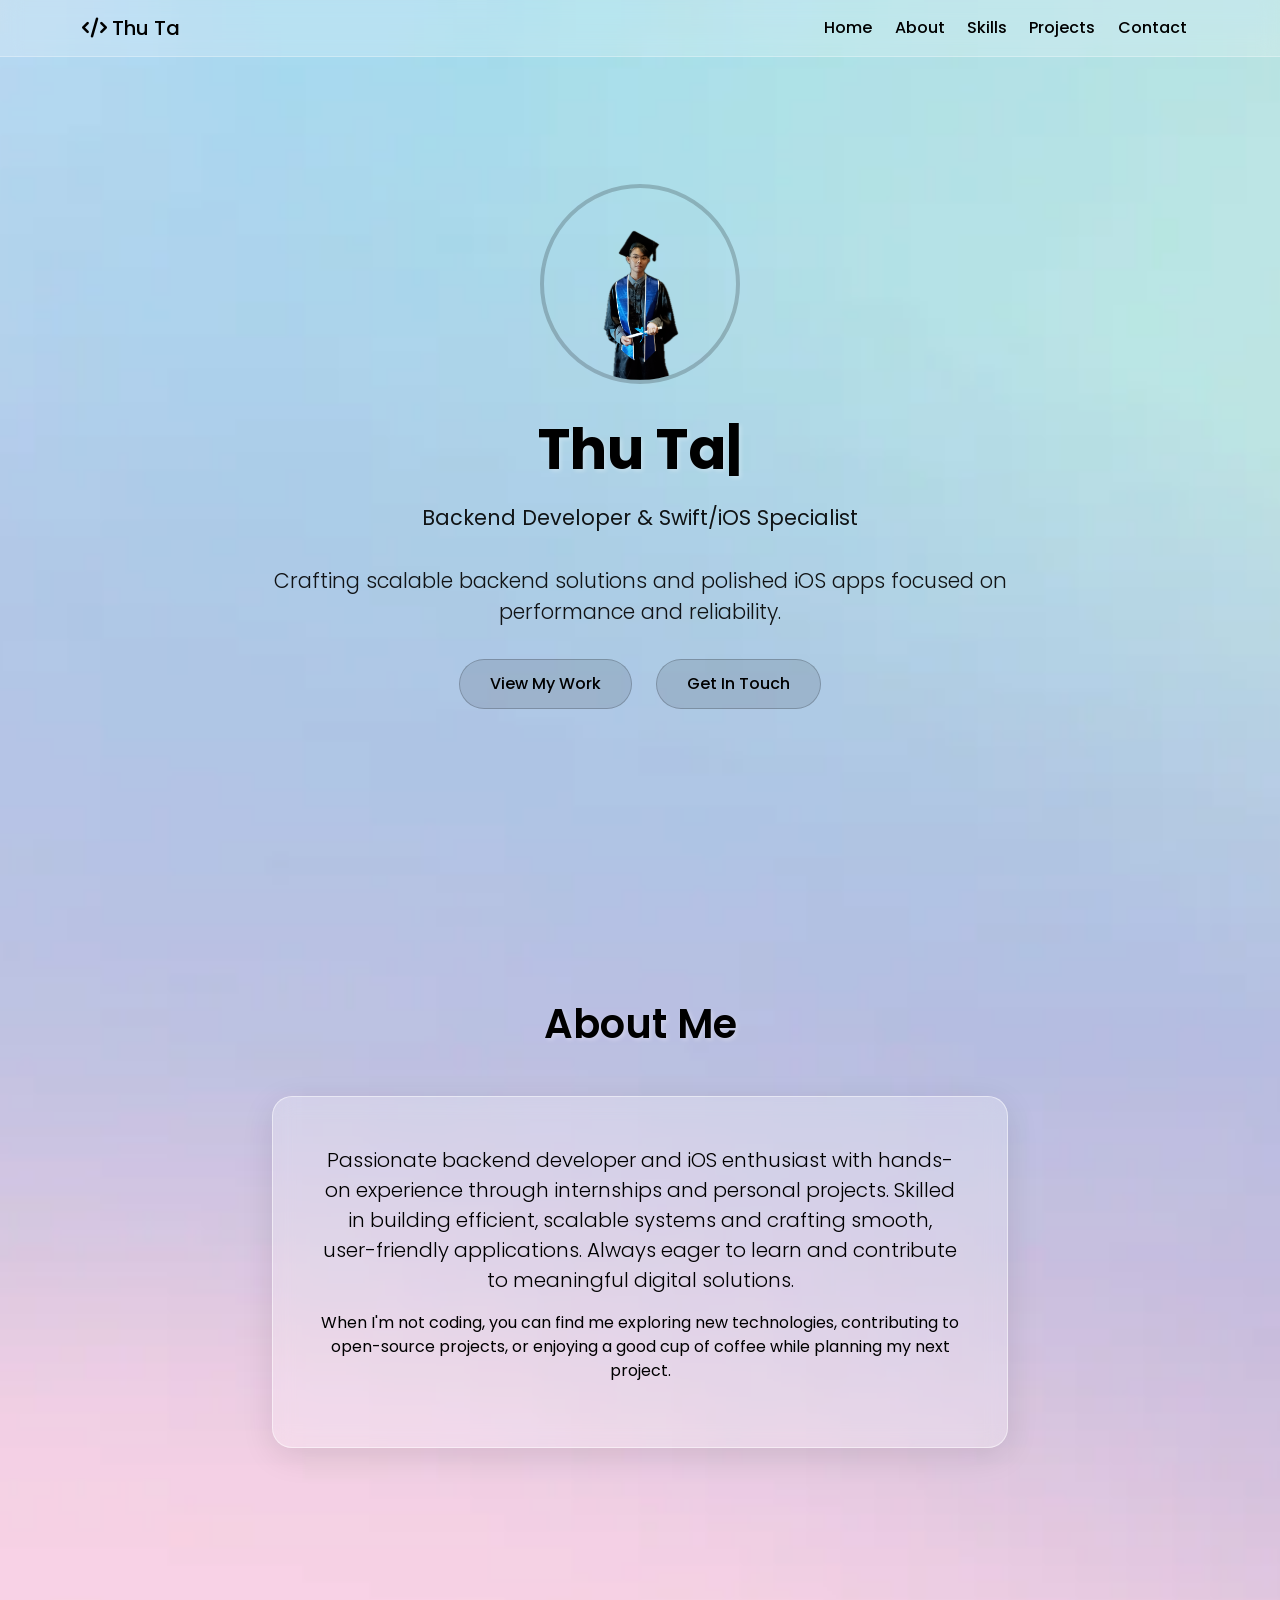
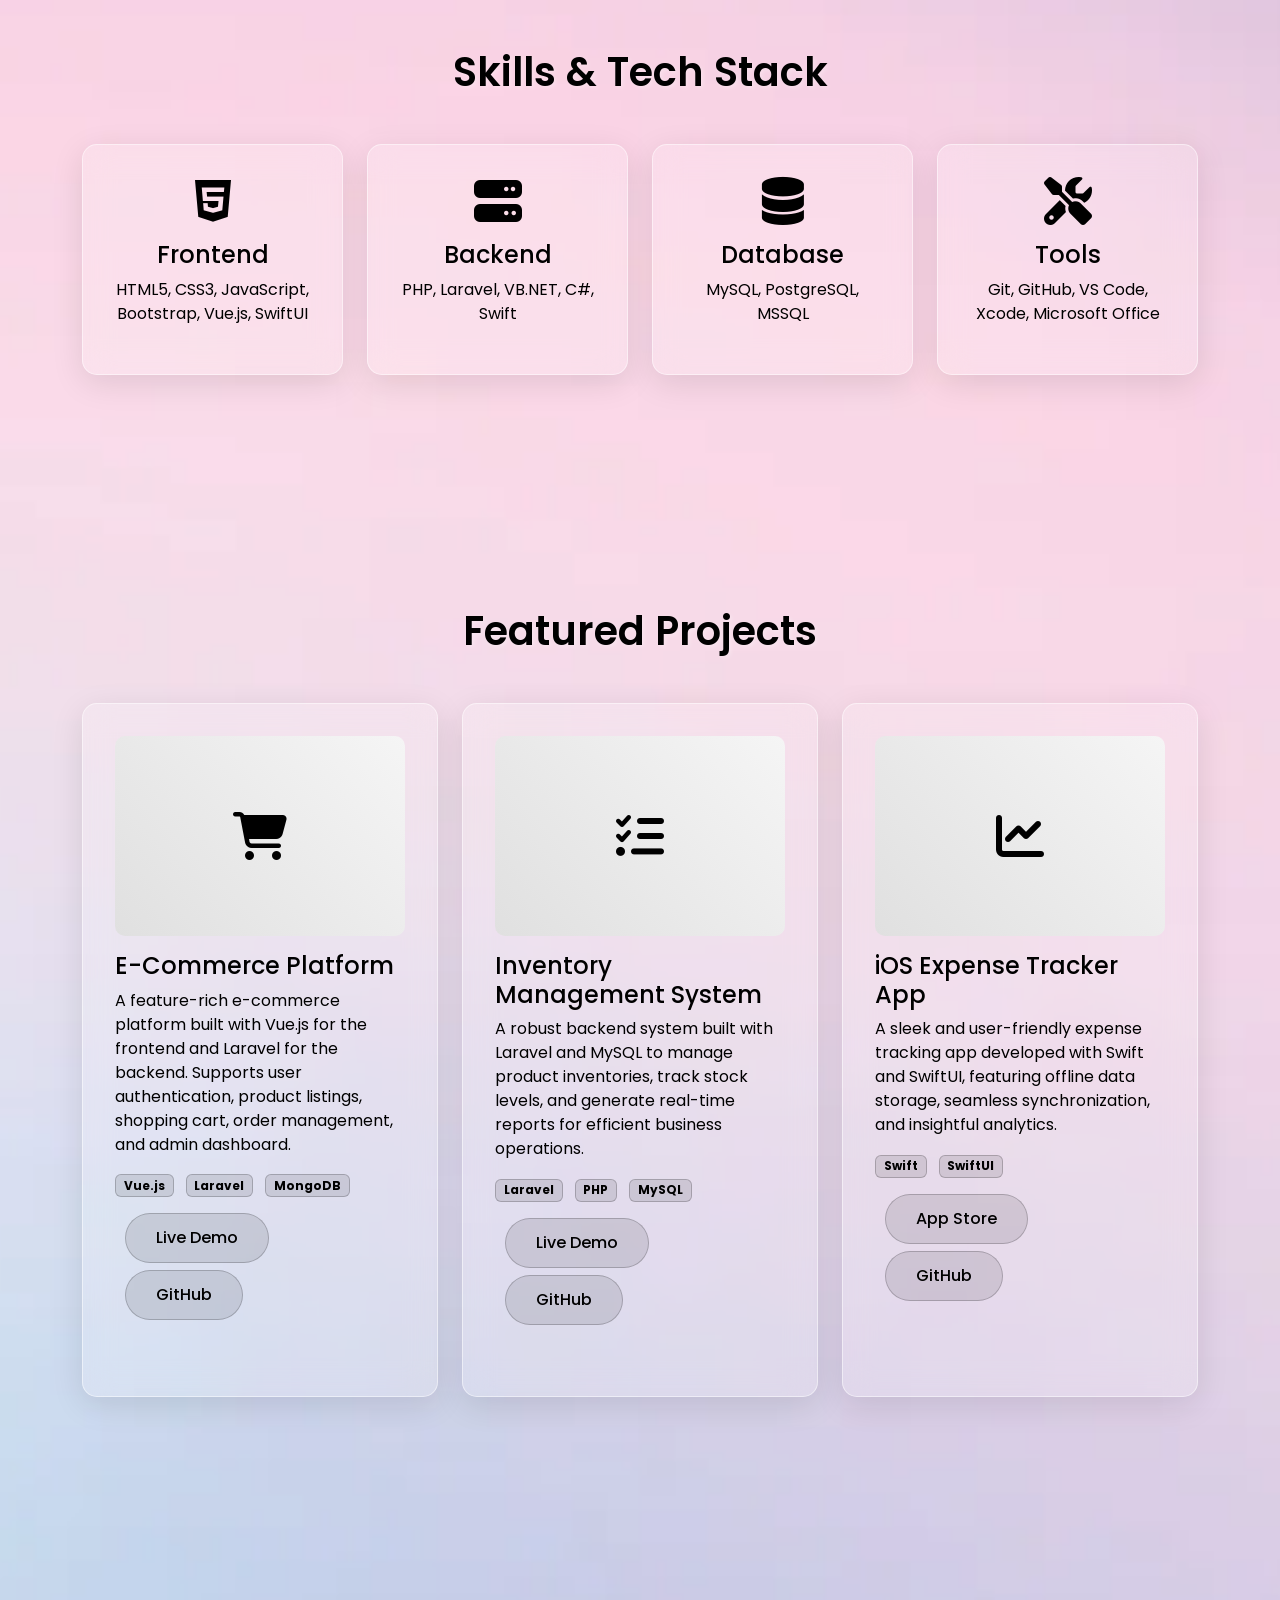
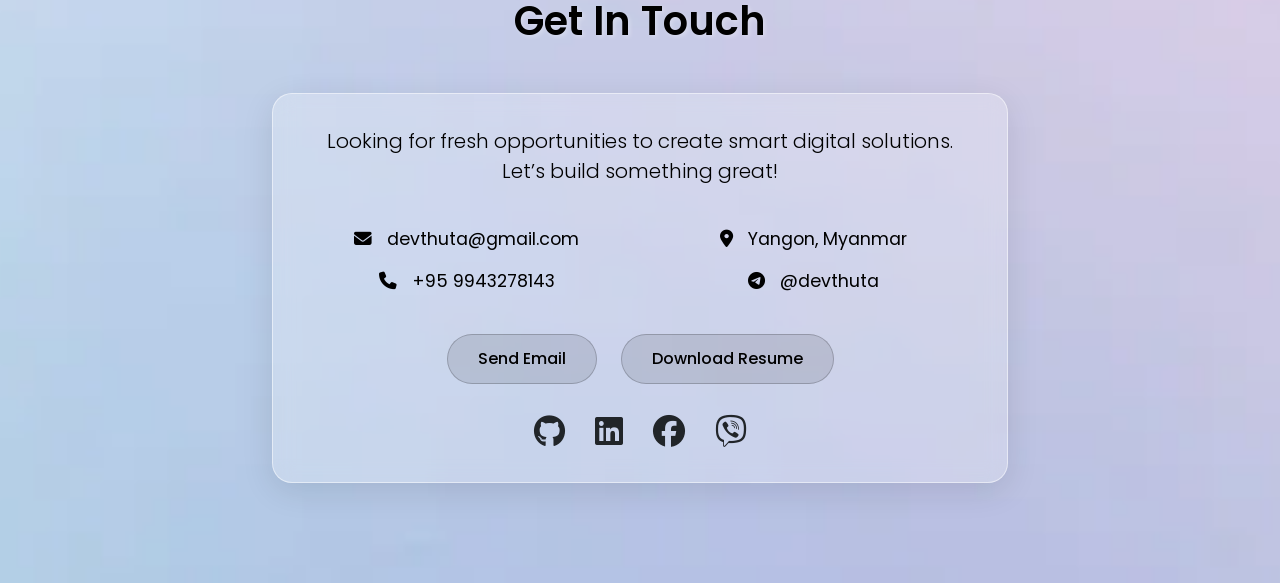
<file: index.html>
<!DOCTYPE html>
<html lang="en">

<head>
    <meta charset="UTF-8">
    <meta name="viewport" content="width=device-width, initial-scale=1.0">
    <title>Thu Ta - Web Developer</title>

    <!-- Bootstrap CSS -->
    <link href="https://cdn.jsdelivr.net/npm/bootstrap@5.3.0/dist/css/bootstrap.min.css" rel="stylesheet" />

    <!-- Font Awesome -->
    <link href="https://cdnjs.cloudflare.com/ajax/libs/font-awesome/6.4.0/css/all.min.css" rel="stylesheet" />
    <!-- Google Fonts -->
    <link href="https://fonts.googleapis.com/css2?family=Poppins:wght@300;400;500;600;700&display=swap"
        rel="stylesheet">
    <!-- Custom CSS -->
    <link rel="stylesheet" href="src/css/main.css">

</head>

<body>
    <!-- Navigation -->
    <nav class="navbar navbar-expand-lg fixed-top">
        <div class="container">
            <a class="navbar-brand" href="#home">
                <i class="fas fa-code"></i> Thu Ta
            </a>
            <button class="navbar-toggler" type="button" data-bs-toggle="collapse" data-bs-target="#navbarNav">
                <i class="fas fa-bars" style="color: #000;"></i>
            </button>
            <div class="collapse navbar-collapse" id="navbarNav">
                <ul class="navbar-nav ms-auto">
                    <li class="nav-item">
                        <a class="nav-link" href="#home">Home</a>
                    </li>
                    <li class="nav-item">
                        <a class="nav-link" href="#about">About</a>
                    </li>
                    <li class="nav-item">
                        <a class="nav-link" href="#skills">Skills</a>
                    </li>
                    <li class="nav-item">
                        <a class="nav-link" href="#projects">Projects</a>
                    </li>
                    <li class="nav-item">
                        <a class="nav-link" href="#contact">Contact</a>
                    </li>
                </ul>
            </div>
        </div>
    </nav>

    <!-- Hero Section -->
    <section id="home" class="hero">
        <div class="container">
            <div class="row justify-content-center">
                <div class="col-lg-8">
                    <img src="images/me.png" alt="Profile Picture" class="profile-img floating">
                    <h1 class="typing">Thu Ta</h1>
                    <p>Backend Developer & Swift/iOS Specialist</p>
                    <p class="lead">Crafting scalable backend solutions and polished iOS apps focused on performance and
                        reliability.</p>
                    <div class="mt-4">
                        <a href="#projects" class="btn-glass">View My Work</a>
                        <a href="#contact" class="btn-glass">Get In Touch</a>
                    </div>
                </div>
            </div>
        </div>
    </section>

    <!-- About Section -->
    <section id="about" class="section">
        <div class="container">
            <h2>About Me</h2>
            <div class="row justify-content-center">
                <div class="col-lg-8">
                    <div class="glass p-5 text-center">
                        <p class="lead">
                            Passionate backend developer and iOS enthusiast with hands-on experience through internships
                            and personal projects. Skilled in building efficient, scalable systems and crafting smooth,
                            user-friendly applications. Always eager to learn and contribute to meaningful digital
                            solutions.
                        </p>
                        <p>
                            When I'm not coding, you can find me exploring new technologies, contributing to
                            open-source projects, or enjoying a good cup of coffee while planning my next project.
                        </p>
                    </div>
                </div>
            </div>
        </div>
    </section>

    <!-- Skills Section -->
    <section id="skills" class="section">
        <div class="container">
            <h2>Skills & Tech Stack</h2>
            <div class="row">
                <div class="col-lg-3 col-md-6">
                    <div class="glass-card skill-item">
                        <i class="fab fa-html5 skill-icon"></i>
                        <h4>Frontend</h4>
                        <p>HTML5, CSS3, JavaScript, Bootstrap, Vue.js, SwiftUI</p>
                    </div>
                </div>
                <div class="col-lg-3 col-md-6">
                    <div class="glass-card skill-item">
                        <i class="fas fa-server skill-icon"></i>
                        <h4>Backend</h4>
                        <p>PHP, Laravel, VB.NET, C#, Swift</p>
                    </div>
                </div>
                <div class="col-lg-3 col-md-6">
                    <div class="glass-card skill-item">
                        <i class="fas fa-database skill-icon"></i>
                        <h4>Database</h4>
                        <p>MySQL, PostgreSQL, MSSQL</p>
                    </div>
                </div>
                <div class="col-lg-3 col-md-6">
                    <div class="glass-card skill-item">
                        <i class="fas fa-tools skill-icon"></i>
                        <h4>Tools</h4>
                        <p>Git, GitHub, VS Code, Xcode, Microsoft Office</p>
                    </div>
                </div>
            </div>
        </div>
    </section>

    <!-- Projects Section -->
    <section id="projects" class="section">
        <div class="container">
            <h2>Featured Projects</h2>
            <div class="row">
                <div class="col-lg-4 col-md-6">
                    <div class="glass-card project-card">
                        <div class="project-img">
                            <i class="fas fa-shopping-cart"></i>
                        </div>
                        <h4>E-Commerce Platform</h4>
                        <p>A feature-rich e-commerce platform built with Vue.js for the frontend and Laravel for the
                            backend. Supports user authentication, product listings, shopping cart, order management,
                            and admin dashboard.</p>
                        <div class="mt-3">
                            <span class="badge me-2">Vue.js</span>
                            <span class="badge me-2">Laravel</span>
                            <span class="badge">MongoDB</span>
                        </div>
                        <div class="mt-3">
                            <a href="#" class="btn-glass btn-sm">Live Demo</a>
                            <a href="#" class="btn-glass btn-sm">GitHub</a>
                        </div>
                    </div>
                </div>
                <div class="col-lg-4 col-md-6">
                    <div class="glass-card project-card">
                        <div class="project-img">
                            <i class="fas fa-tasks"></i>
                        </div>
                        <h4>Inventory Management System</h4>
                        <p>A robust backend system built with Laravel and MySQL to manage product inventories, track
                            stock levels, and generate real-time reports for efficient business operations.</p>
                        <div class="mt-3">
                            <span class="badge me-2">Laravel</span>
                            <span class="badge me-2">PHP</span>
                            <span class="badge">MySQL</span>
                        </div>
                        <div class="mt-3">
                            <a href="#" class="btn-glass btn-sm">Live Demo</a>
                            <a href="#" class="btn-glass btn-sm">GitHub</a>
                        </div>
                    </div>
                </div>
                <div class="col-lg-4 col-md-6">
                    <div class="glass-card project-card">
                        <div class="project-img">
                            <i class="fas fa-chart-line"></i>
                        </div>
                        <h4>iOS Expense Tracker App</h4>
                        <p>A sleek and user-friendly expense tracking app developed with Swift and SwiftUI, featuring
                            offline data storage, seamless synchronization, and insightful analytics.</p>
                        <div class="mt-3">
                            <span class="badge me-2">Swift</span>
                            <span class="badge me-2">SwiftUI</span>
                        </div>
                        <div class="mt-3">
                            <a href="#" class="btn-glass btn-sm">App Store</a>
                            <a href="#" class="btn-glass btn-sm">GitHub</a>
                        </div>
                    </div>
                </div>
            </div>
        </div>
    </section>

    <!-- Contact Section -->
    <section id="contact" class="section">
        <div class="container">
            <h2>Get In Touch</h2>
            <div class="row justify-content-center">
                <div class="col-lg-8">
                    <div class="glass contact-info">
                        <p class="lead mb-4">
                            Looking for fresh opportunities to create smart digital solutions. Let’s build something
                            great!
                        </p>
                        <div class="row">
                            <div class="col-md-6">
                                <div class="contact-item">
                                    <i class="fas fa-envelope"></i>
                                    devthuta@gmail.com
                                </div>
                                <div class="contact-item">
                                    <i class="fas fa-phone"></i>
                                    +95 9943278143
                                </div>
                            </div>
                            <div class="col-md-6">
                                <div class="contact-item">
                                    <i class="fas fa-map-marker-alt"></i>
                                    Yangon, Myanmar
                                </div>
                                <div class="contact-item">
                                    <i class="fab fa-telegram-plane"></i>
                                    @devthuta
                                </div>
                            </div>
                        </div>
                        <div class="mt-4">
                            <a href="mailto:devthuta@gmail.com" class="btn-glass">Send Email</a>
                            <a href="#" class="btn-glass">Download Resume</a>
                        </div>
                        <div class="mt-4">
                            <a href="https://github.com/dev-thuta" class="text-dark me-3 social-icon"><i class="fab fa-github fa-2x"></i></a>
                            <a href="#" class="text-dark me-3 social-icon"><i class="fab fa-linkedin fa-2x"></i></a>
                            <a href="#" class="text-dark me-3 social-icon"><i class="fab fa-facebook fa-2x"></i></a>
                            <a href="viber://chat?number=+959402938502" class="text-dark social-icon"><i class="fab fa-viber fa-2x"></i></a>
                        </div>
                    </div>
                </div>
            </div>
        </div>
    </section>

    <!-- Bootstrap JS Bundle -->
    <script src="https://cdn.jsdelivr.net/npm/bootstrap@5.3.0/dist/js/bootstrap.bundle.min.js"></script>

    <!-- Custom JavaScript -->
    <script src="src/js/main.js" defer></script>
</body>

</html>
</file>
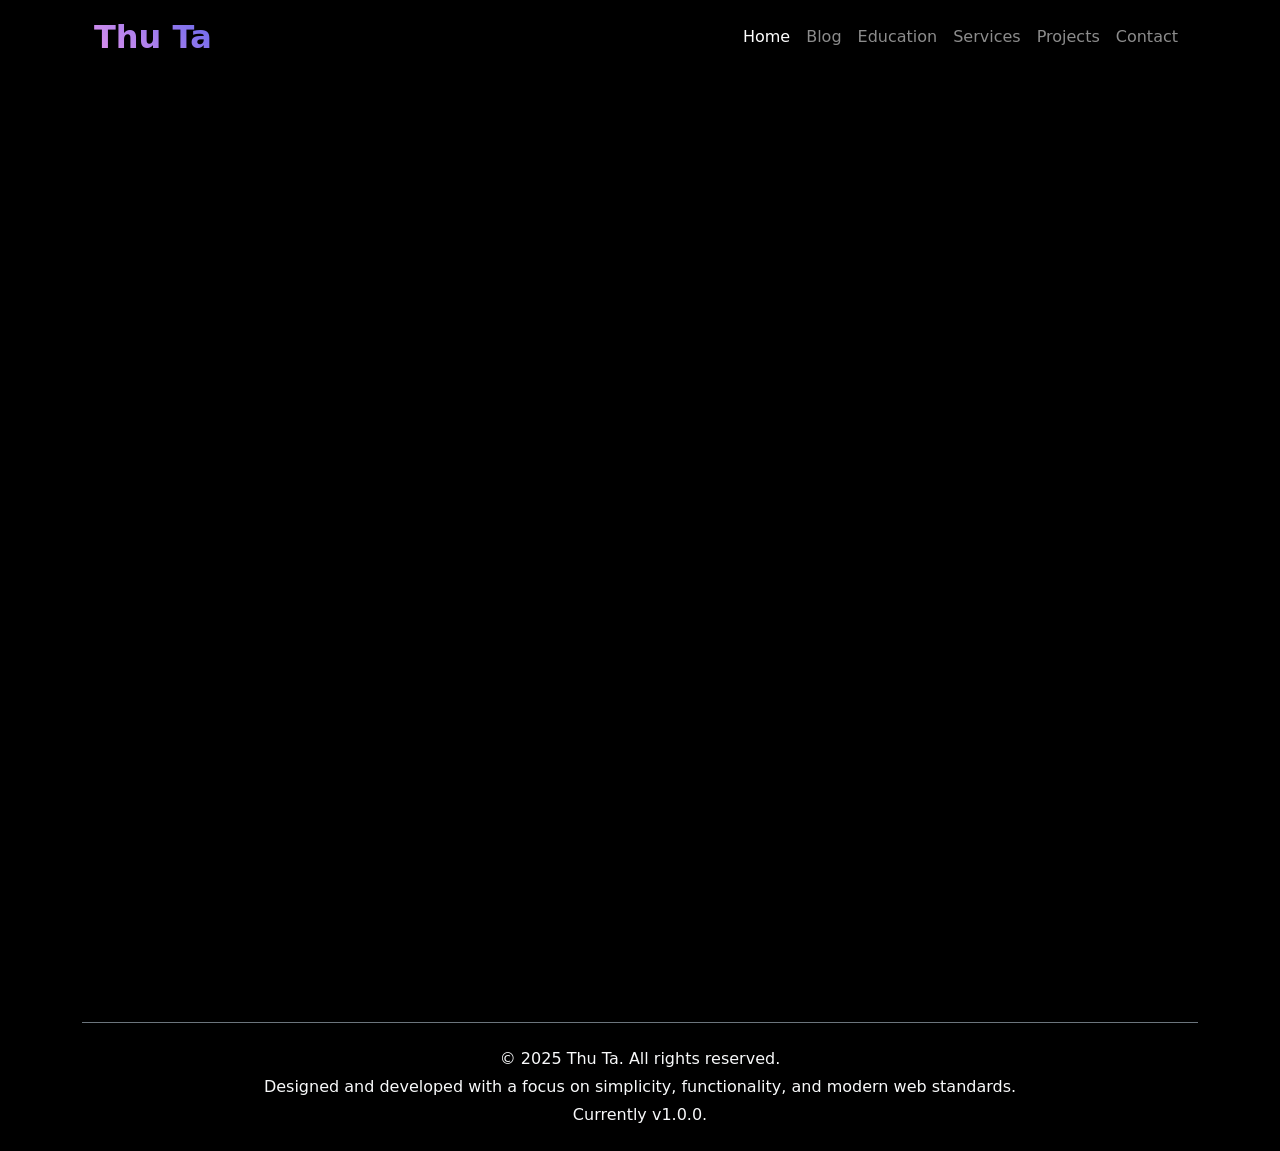
<file: blog.html>
<!DOCTYPE html>
<html lang="en">

<head>
    <meta charset="UTF-8">
    <meta name="viewport" content="width=device-width, initial-scale=1.0">
    <title>Portfolio</title>
    <!-- bootstrap -->
    <link href="https://cdn.jsdelivr.net/npm/bootstrap@5.3.6/dist/css/bootstrap.min.css" rel="stylesheet" integrity="sha384-4Q6Gf2aSP4eDXB8Miphtr37CMZZQ5oXLH2yaXMJ2w8e2ZtHTl7GptT4jmndRuHDT" crossorigin="anonymous">
    <!-- custom css -->
    <link rel="stylesheet" href="css/main.css">
    <!-- fontawesome -->
    <link rel="stylesheet" href="css/all.min.css">
    <!-- Added meta description for SEO -->
    <meta name="description" content="Thu Ta's portfolio showcasing backend development, web design, and mobile app projects.">
</head>

<body class="bg-midnight">
    <div class="container">
        <!-- nav -->
        <nav class="navbar navbar-expand-lg navbar-dark bg-midnight sticky-top">
            <div class="container">
                <a href="index.html#home" class="navbar-brand">
                    <span class="text-purple fs-2 fw-bold">Thu Ta</span>
                </a>
                <button type="button" class="navbar-toggler" data-bs-toggle="collapse"
                    data-bs-target="#navbarSupportedContent" aria-expanded="false" aria-label="Toggle navigation">
                    <span class="navbar-toggler-icon"></span>
                </button>
                <div class="collapse navbar-collapse" id="navbarSupportedContent">
                    <ul class="navbar-nav ms-auto">
                        <li class="nav-item">
                            <a href="index.html#home" class="nav-link active">Home</a>
                        </li>
                        <li class="nav-item">
                            <a href="blog.html" class="nav-link">Blog</a>
                        </li>
                        <li class="nav-item">
                            <a href="index.html#education" class="nav-link">Education</a>
                        </li>
                        <li class="nav-item">
                            <a href="index.html#services" class="nav-link">Services</a>
                        </li>
                        <li class="nav-item">
                            <a href="index.html#projects" class="nav-link">Projects</a>
                        </li>
                        <li class="nav-item">
                            <a href="index.html#contact" class="nav-link">Contact</a>
                        </li>
                    </ul>
                </div>
            </div>
        </nav>
        <!-- home section -->
        <section class="min-vh-100 d-flex align-items-center" id="home">
            
        </section>
        <!-- footer -->
        <footer class="bg-midnight text-light text-center py-4 mt-5 border-top border-secondary">
            <div class="container">
                <p class="mb-1">&copy; 2025 Thu Ta. All rights reserved.</p>
                <p class="mb-1">
                    Designed and developed with a focus on simplicity, functionality, and modern web standards.
                </p>
                <p class="mb-0">
                    Currently v1.0.0.
                </p>
            </div>
        </footer>
    </div>
    <script src="https://cdn.jsdelivr.net/npm/bootstrap@5.3.5/dist/js/bootstrap.bundle.min.js"
        integrity="sha384-k6d4wzSIapyDyv1kpU366/PK5hCdSbCRGRCMv+eplOQJWyd1fbcAu9OCUj5zNLiq"
        crossorigin="anonymous"></script>
</body>
</html>
</file>
<file: src/css/main.css>
* {
    margin: 0;
    padding: 0;
    box-sizing: border-box;
    scroll-behavior: smooth;
}

body {
    font-family: 'Poppins', sans-serif;
    background: url('../../images/bg.webp') no-repeat center center / cover;
    animation: gradientBG 15s ease infinite;
    overflow-x: hidden;
    color: #000;
    min-height: 100vh;
}

@keyframes gradientBG {
    0% {
        background-position: 0% 50%;
    }

    50% {
        background-position: 100% 50%;
    }

    100% {
        background-position: 0% 50%;
    }
}

/* Glassmorphism Effect - Monochrome */
.glass {
    background: rgba(255, 255, 255, 0.25);
    backdrop-filter: blur(10px);
    -webkit-backdrop-filter: blur(10px);
    border: 1px solid rgba(255, 255, 255, 0.5);
    border-radius: 20px;
    box-shadow: 0 8px 32px 0 rgba(0, 0, 0, 0.1);
}

.glass-card {
    background: rgba(255, 255, 255, 0.2);
    backdrop-filter: blur(15px);
    -webkit-backdrop-filter: blur(15px);
    border: 1px solid rgba(255, 255, 255, 0.5);
    border-radius: 15px;
    box-shadow: 0 8px 32px 0 rgba(0, 0, 0, 0.1);
    transition: transform 0.5s cubic-bezier(0.175, 0.885, 0.32, 1.275),
        box-shadow 0.5s ease;
}

.glass-card:hover {
    transform: translateY(-15px) scale(1.03);
    box-shadow: 0 15px 40px 0 rgba(0, 0, 0, 0.2);
}

/* Navigation */
.navbar {
    background: rgba(255, 255, 255, 0.2) !important;
    backdrop-filter: blur(10px);
    -webkit-backdrop-filter: blur(10px);
    border-bottom: 1px solid rgba(255, 255, 255, 0.3);
}

.navbar-brand,
.nav-link {
    color: #000 !important;
    font-weight: 500;
}

.nav-link {
    position: relative;
    padding: 0.5rem 1rem;
    margin: 0 0.2rem;
}

.nav-link::after {
    content: '';
    position: absolute;
    width: 0;
    height: 2px;
    bottom: 0;
    left: 50%;
    background-color: #000;
    transition: all 0.3s ease;
}

.nav-link:hover::after {
    width: 80%;
    left: 10%;
}

.nav-link:hover {
    color: #000 !important;
    transform: scale(1.05);
    transition: all 0.3s ease;
}

/* Hero Section */
.hero {
    min-height: 100vh;
    display: flex;
    align-items: center;
    color: #000;
    text-align: center;
}

.hero h1 {
    font-size: 3.5rem;
    font-weight: 700;
    margin-bottom: 1rem;
    text-shadow: 2px 2px 4px rgba(255, 255, 255, 0.3);
}

.hero p {
    font-size: 1.3rem;
    margin-bottom: 2rem;
    opacity: 0.9;
}

.profile-img {
    width: 200px;
    height: 200px;
    border-radius: 50%;
    border: 4px solid rgba(0, 0, 0, 0.2);
    margin-bottom: 2rem;
    object-fit: cover;
    transition: all 0.5s ease;
}

.profile-img:hover {
    filter: grayscale(0%);
    transform: scale(1.05) rotate(5deg);
    box-shadow: 0 0 30px rgba(0, 0, 0, 0.3);
}

/* Buttons */
.btn-glass {
    background: rgba(0, 0, 0, 0.1);
    border: 1px solid rgba(0, 0, 0, 0.2);
    color: #000;
    padding: 12px 30px;
    border-radius: 50px;
    font-weight: 500;
    transition: all 0.5s cubic-bezier(0.175, 0.885, 0.32, 1.275);
    text-decoration: none;
    display: inline-block;
    margin: 0 10px;
    position: relative;
    overflow: hidden;
    z-index: 1;
}

.btn-glass::before {
    content: '';
    position: absolute;
    top: 0;
    left: -100%;
    width: 100%;
    height: 100%;
    background: rgba(0, 0, 0, 0.2);
    transition: all 0.5s ease;
    z-index: -1;
}

.btn-glass:hover::before {
    left: 0;
}

.btn-glass:hover {
    background: rgba(0, 0, 0, 0.15);
    transform: translateY(-5px);
    color: #000;
    text-decoration: none;
    box-shadow: 0 10px 20px rgba(0, 0, 0, 0.1);
}

/* Sections */
.section {
    padding: 100px 0;
    color: #000;
}

.section h2 {
    font-size: 2.5rem;
    font-weight: 600;
    margin-bottom: 3rem;
    text-align: center;
    text-shadow: 2px 2px 4px rgba(255, 255, 255, 0.3);
    position: relative;
    display: inline-block;
    left: 50%;
    transform: translateX(-50%);
}

.section h2::after {
    content: '';
    position: absolute;
    width: 50%;
    height: 3px;
    bottom: -10px;
    left: 25%;
    background: #000;
    transform: scaleX(0);
    transform-origin: center;
    transition: transform 0.5s ease;
    animation: underlineAnimation 2s ease-in-out infinite;
}

@keyframes underlineAnimation {

    0%,
    100% {
        transform: scaleX(0.5);
    }

    50% {
        transform: scaleX(1);
    }
}

/* Skills */
.skill-item {
    text-align: center;
    padding: 2rem;
    margin-bottom: 2rem;
    transition: all 0.5s ease;
}

.skill-icon {
    font-size: 3rem;
    margin-bottom: 1rem;
    color: #000;
    transition: all 0.5s ease;
}

.skill-item:hover .skill-icon {
    transform: scale(1.2) rotate(10deg);
}

/* Projects */
.project-card {
    padding: 2rem;
    margin-bottom: 2rem;
    height: 100%;
}

.project-img {
    width: 100%;
    height: 200px;
    background: linear-gradient(45deg, #e0e0e0, #f5f5f5);
    border-radius: 10px;
    margin-bottom: 1rem;
    display: flex;
    align-items: center;
    justify-content: center;
    font-size: 3rem;
    color: #000;
    transition: all 0.5s ease;
    overflow: hidden;
    position: relative;
}

.project-img::before {
    content: '';
    position: absolute;
    top: 0;
    left: 0;
    width: 100%;
    height: 100%;
    background: rgba(0, 0, 0, 0.05);
    transform: translateY(100%);
    transition: all 0.5s ease;
}

.project-card:hover .project-img::before {
    transform: translateY(0);
}

.project-img i {
    transition: all 0.5s ease;
}

.project-card:hover .project-img i {
    transform: scale(1.2);
}

/* Contact */
.contact-info {
    text-align: center;
    padding: 2rem;
}

.contact-item {
    margin: 1rem 0;
    font-size: 1.1rem;
    transition: all 0.3s ease;
}

.contact-item:hover {
    transform: translateX(10px);
}

.contact-item i {
    margin-right: 10px;
    color: #000;
}

/* Floating Animation */
.floating {
    animation: floating 5s ease-in-out infinite;
}

@keyframes floating {

    0%,
    100% {
        transform: translateY(0px) rotate(0deg);
    }

    25% {
        transform: translateY(-15px) rotate(-5deg);
    }

    50% {
        transform: translateY(0px) rotate(0deg);
    }

    75% {
        transform: translateY(-15px) rotate(5deg);
    }
}

/* Badge styling */
.badge {
    background: rgba(0, 0, 0, 0.1);
    color: #000;
    border: 1px solid rgba(0, 0, 0, 0.2);
    transition: all 0.3s ease;
}

.badge:hover {
    transform: scale(1.1);
}

/* Social icons */
.social-icon {
    display: inline-block;
    margin: 0 10px;
    transition: all 0.5s ease;
}

.social-icon:hover {
    transform: translateY(-10px) rotate(10deg);
}

/* Reveal animations */
.reveal {
    opacity: 0;
    transform: translateY(30px);
    transition: all 1s cubic-bezier(0.5, 0, 0, 1);
}

.reveal.active {
    opacity: 1;
    transform: translateY(0);
}

/* Typing cursor */
.typing::after {
    content: '|';
    animation: blink 1s step-end infinite;
}

@keyframes blink {

    0%,
    100% {
        opacity: 1;
    }

    50% {
        opacity: 0;
    }
}

/* Responsive */
@media (max-width: 768px) {
    .hero h1 {
        font-size: 2.5rem;
    }

    .hero p {
        font-size: 1.1rem;
    }

    .profile-img {
        width: 150px;
        height: 150px;
    }
}
</file>
<file: css/main.css>
* {
  box-sizing: border-box;
  scroll-behavior: smooth;
}
.bg-midnight {
  background: hsl(0, 0%, 0%);
}
.text-purple {
  background-image: linear-gradient(
    45deg,
    rgb(225, 146, 236),
    rgb(105, 105, 236)
  );
  color: transparent;
  background-clip: text;
}
.text-purple-reverse {
  background-image: linear-gradient(
    45deg,
    rgb(105, 105, 236),
    rgb(225, 146, 236)
  );
  color: transparent;
  background-clip: text;
}
.text-linkedin {
  color: #0077b5;
}
.text-github {
  color: #ffffff;
}
.text-telegram {
  color: #229ed9;
}
.text-viber {
  color: #7360f2;
}
.fs-7 {
  font-size: 0.87em;
}
button:hover {
  transform: scale(1.05);
  transition: transform 0.3s ease;
}
.fa-brands:hover {
  background-image: linear-gradient(
    45deg,
    rgb(225, 146, 236),
    rgb(105, 105, 236)
  );
  color: transparent;
  background-clip: text;
  transform: translateY(-5px);
  transition: transform 0.3s ease, color 0.3s ease;
}
@keyframes fadeIn {
  from {
    opacity: 0;
  }
  to {
    opacity: 1;
  }
}
section {
  animation: fadeIn 1s ease;
}
.card:hover {
  transform: translateY(-10px);
  box-shadow: 0 4px 20px rgba(0, 0, 0, 0.2);
  transition: transform 0.3s ease, box-shadow 0.3s ease;
}
</file>
